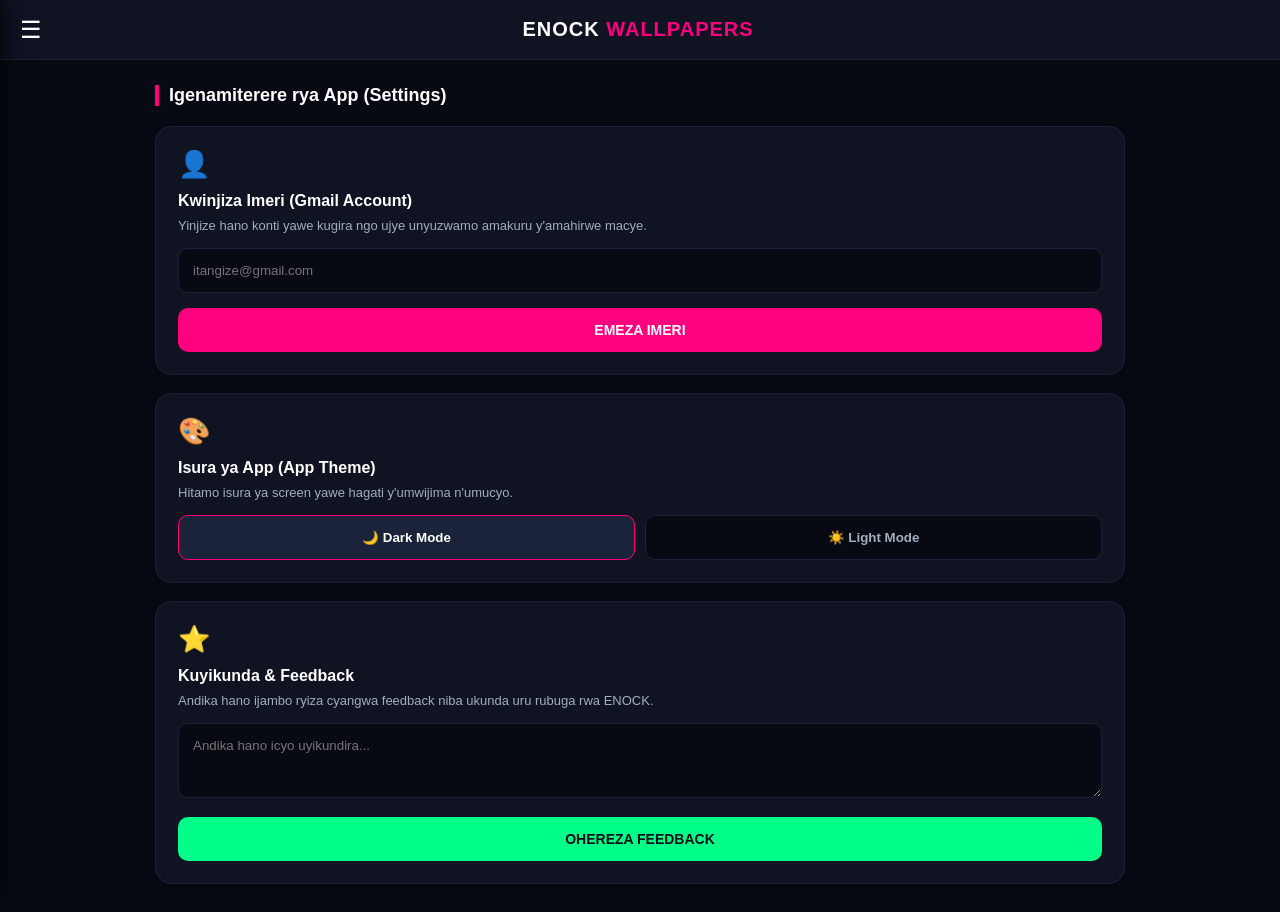
<file: parametres.html>
<!DOCTYPE html>
<html lang="rn">
<head>
    <meta charset="UTF-8">
    <meta name="viewport" content="width=device-width, initial-scale=1.0, maximum-scale=1.0, user-scalable=no">
    <title>Enock Wallpapers | Paramètres</title>
    <link rel="stylesheet" href="style.css">
</head>
<body>

    <header class="navbar">
        <button class="menu-btn" onclick="toggleMenu()">☰</button>
        <div class="logo">ENOCK <span>WALLPAPERS</span></div>
        <div style="width: 26px;"></div>
    </header>

    <div id="sideDrawer" class="side-drawer">
        <a href="index.html">Zigurishwa (Premium)</a>
        <a href="ubuntu.html">Iz'Ubuntu (Free)</a>
        <a href="parametres.html" class="active">Paramètres</a>
        <a href="ubwirinzi.html">Ubwirinzi</a>
    </div>

    <main class="container">
        <h2 class="section-title">Igenamiterere rya App (Settings)</h2>

        <div class="settings-card">
            <div class="card-icon">👤</div>
            <h3>Kwinjiza Imeri (Gmail Account)</h3>
            <p class="card-desc">Yinjize hano konti yawe kugira ngo ujye unyuzwamo amakuru y'amahirwe macye.</p>
            <input type="email" id="userEmail" class="settings-input" placeholder="itangize@gmail.com">
            <button class="settings-btn primary" onclick="emezaEmail()">Emeza Imeri</button>
        </div>

        <div class="settings-card">
            <div class="card-icon">🎨</div>
            <h3>Isura ya App (App Theme)</h3>
            <p class="card-desc">Hitamo isura ya screen yawe hagati y'umwijima n'umucyo.</p>
            <div class="theme-toggle-group">
                <button class="theme-btn active" id="btnDark" onclick="hinduraTheme('dark')">🌙 Dark Mode</button>
                <button class="theme-btn" id="btnLight" onclick="hinduraTheme('light')">☀️ Light Mode</button>
            </div>
        </div>

        <div class="settings-card">
            <div class="card-icon">⭐</div>
            <h3>Kuyikunda & Feedback</h3>
            <p class="card-desc">Andika hano ijambo ryiza cyangwa feedback niba ukunda uru rubuga rwa ENOCK.</p>
            <textarea id="feedbackText" class="settings-input" rows="3" placeholder="Andika hano icyo uyikundira..."></textarea>
            <button class="settings-btn accent" onclick="oherezaFeedback()">Ohereza Feedback</button>
        </div>
    </main>

    <script>
        function toggleMenu() { document.getElementById("sideDrawer").classList.toggle("open"); }
        function emezaEmail() {
            var email = document.getElementById("userEmail").value;
            if(email.trim() === "" || !email.includes("@")) { alert("Nyamuneka winjize Gmail itunganye!"); }
            else { alert("Konti ya Gmail " + email + " yemezwemo neza!"); }
        }
        function hinduraTheme(u) {
            if(u === 'light') {
                document.body.style.backgroundColor = "#f4f6f9"; document.body.style.color = "#111726";
            } else {
                document.body.style.backgroundColor = "#070a13"; document.body.style.color = "#ffffff";
            }
        }
        function oherezaFeedback() { alert("Murakoze cyane ku gitekerezo utanze!"); document.getElementById("feedbackText").value = ""; }
    </script>
</body>
</html>
</file>
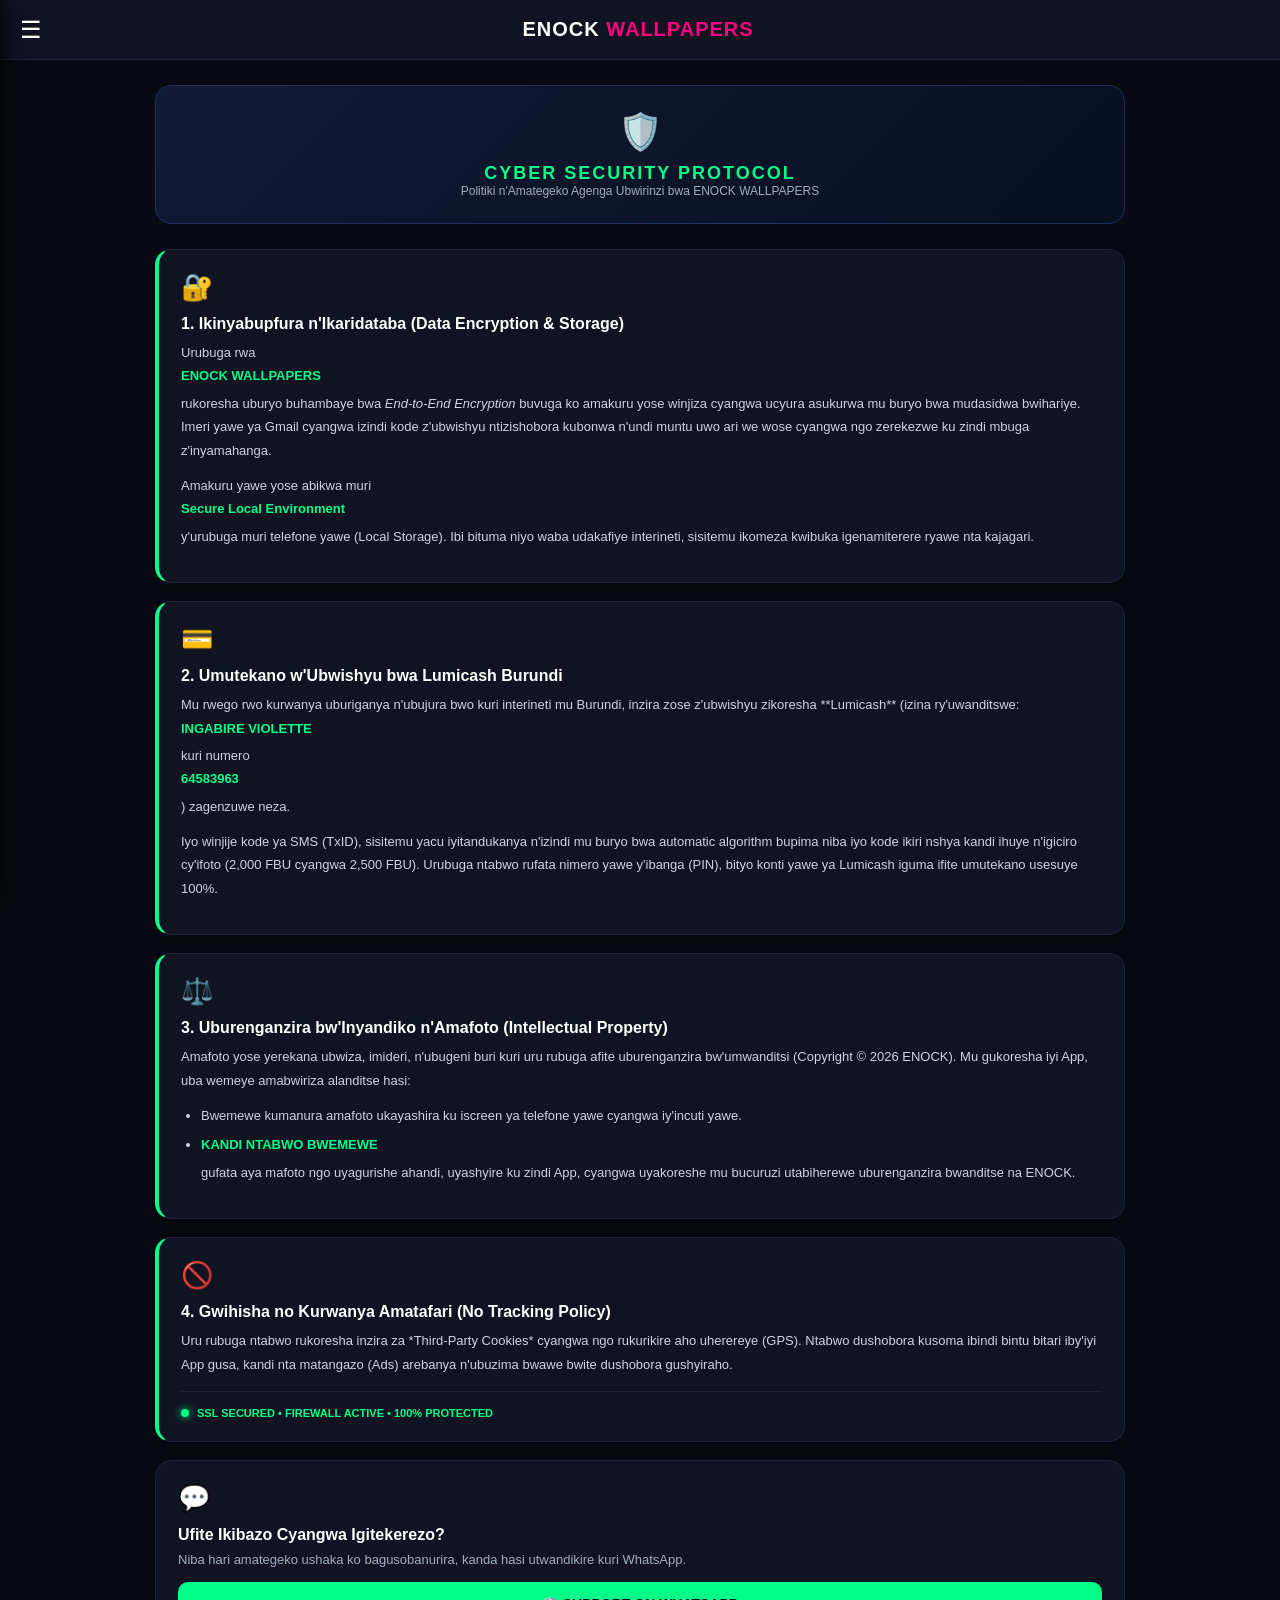
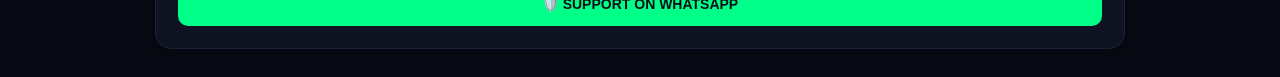
<file: ubwirinzi.html>
<!DOCTYPE html>
<html lang="rn">
<head>
    <meta charset="UTF-8">
    <meta name="viewport" content="width=device-width, initial-scale=1.0, maximum-scale=1.0, user-scalable=no">
    <title>Enock Wallpapers | Ubwirinzi Bugezweho</title>
    <link rel="stylesheet" href="style.css">
</head>
<body>

    <header class="navbar">
        <button class="menu-btn" onclick="toggleMenu()">☰</button>
        <div class="logo">ENOCK <span>WALLPAPERS</span></div>
        <div style="width: 26px;"></div>
    </header>

    <div id="sideDrawer" class="side-drawer">
        <a href="index.html">Zigurishwa (Premium)</a>
        <a href="ubuntu.html">Iz'Ubuntu (Free)</a>
        <a href="parametres.html">Paramètres</a>
        <a href="ubwirinzi.html" class="active">Ubwirinzi</a>
    </div>

    <main class="container">
        <div class="security-banner">
            <div class="shield-animated">🛡️</div>
            <h2>CYBER SECURITY PROTOCOL</h2>
            <p>Politiki n'Amategeko Agenga Ubwirinzi bwa ENOCK WALLPAPERS</p>
        </div>

        <div class="settings-card privacy-card">
            <div class="card-icon">🔐</div>
            <h3>1. Ikinyabupfura n'Ikaridataba (Data Encryption & Storage)</h3>
            <div class="privacy-text">
                <p>Urubuga rwa <strong>ENOCK WALLPAPERS</strong> rukoresha uburyo buhambaye bwa <em>End-to-End Encryption</em> buvuga ko amakuru yose winjiza cyangwa ucyura asukurwa mu buryo bwa mudasidwa bwihariye. Imeri yawe ya Gmail cyangwa izindi kode z'ubwishyu ntizishobora kubonwa n'undi muntu uwo ari we wose cyangwa ngo zerekezwe ku zindi mbuga z'inyamahanga.</p>
                <p>Amakuru yawe yose abikwa muri <strong>Secure Local Environment</strong> y'urubuga muri telefone yawe (Local Storage). Ibi bituma niyo waba udakafiye interineti, sisitemu ikomeza kwibuka igenamiterere ryawe nta kajagari.</p>
            </div>
        </div>

        <div class="settings-card privacy-card">
            <div class="card-icon">💳</div>
            <h3>2. Umutekano w'Ubwishyu bwa Lumicash Burundi</h3>
            <div class="privacy-text">
                <p>Mu rwego rwo kurwanya uburiganya n'ubujura bwo kuri interineti mu Burundi, inzira zose z'ubwishyu zikoresha **Lumicash** (izina ry'uwanditswe: <strong>INGABIRE VIOLETTE</strong> kuri numero <strong>64583963</strong>) zagenzuwe neza.</p>
                <p>Iyo winjije kode ya SMS (TxID), sisitemu yacu iyitandukanya n'izindi mu buryo bwa automatic algorithm bupima niba iyo kode ikiri nshya kandi ihuye n'igiciro cy'ifoto (2,000 FBU cyangwa 2,500 FBU). Urubuga ntabwo rufata nimero yawe y'ibanga (PIN), bityo konti yawe ya Lumicash iguma ifite umutekano usesuye 100%.</p>
            </div>
        </div>

        <div class="settings-card privacy-card">
            <div class="card-icon">⚖️</div>
            <h3>3. Uburenganzira bw'Inyandiko n'Amafoto (Intellectual Property)</h3>
            <div class="privacy-text">
                <p>Amafoto yose yerekana ubwiza, imideri, n'ubugeni buri kuri uru rubuga afite uburenganzira bw'umwanditsi (Copyright © 2026 ENOCK). Mu gukoresha iyi App, uba wemeye amabwiriza alanditse hasi:</p>
                <ul>
                    <li>Bwemewe kumanura amafoto ukayashira ku iscreen ya telefone yawe cyangwa iy'incuti yawe.</li>
                    <li><strong>KANDI NTABWO BWEMEWE</strong> gufata aya mafoto ngo uyagurishe ahandi, uyashyire ku zindi App, cyangwa uyakoreshe mu bucuruzi utabiherewe uburenganzira bwanditse na ENOCK.</li>
                </ul>
            </div>
        </div>

        <div class="settings-card privacy-card">
            <div class="card-icon">🚫</div>
            <h3>4. Gwihisha no Kurwanya Amatafari (No Tracking Policy)</h3>
            <div class="privacy-text">
                <p>Uru rubuga ntabwo rukoresha inzira za *Third-Party Cookies* cyangwa ngo rukurikire aho uherereye (GPS). Ntabwo dushobora kusoma ibindi bintu bitari iby'iyi App gusa, kandi nta matangazo (Ads) arebanya n'ubuzima bwawe bwite dushobora gushyiraho.</p>
            </div>
            <div class="security-status-advanced">
                <div class="status-indicator-green"></div>
                <span>SSL SECURED • FIREWALL ACTIVE • 100% PROTECTED</span>
            </div>
        </div>

        <div class="settings-card">
            <div class="card-icon">💬</div>
            <h3>Ufite Ikibazo Cyangwa Igitekerezo?</h3>
            <p class="card-desc">Niba hari amategeko ushaka ko bagusobanurira, kanda hasi utwandikire kuri WhatsApp.</p>
            <button class="settings-btn accent" onclick="vuganaNaEnock()">🛡️ SUPPORT ON WHATSAPP</button>
        </div>
    </main>

    <script>
        function toggleMenu() { document.getElementById("sideDrawer").classList.toggle("open"); }
        function vuganaNaEnock() { window.location.href = "https://wa.me/25764583963?text=Nshaka%20kubaza%20ku%20mutekano%20w%27ubwirinzi%20bwa%20ENOCK%20WALLPAPERS"; }
    </script>
</body>
</html>
</file>
<file: style.css>
/* GLOBAL STYLES */
* { margin: 0; padding: 0; box-sizing: border-box; font-family: 'Segoe UI', Roboto, sans-serif; }
body { background-color: #070a13; color: #ffffff; padding-top: 75px; overflow-x: hidden; transition: 0.3s; }

/* NAVBAR */
.navbar { position: fixed; top: 0; left: 0; width: 100%; height: 60px; background-color: #0f1322; display: flex; align-items: center; justify-content: space-between; padding: 0 20px; border-bottom: 1px solid #1a233a; z-index: 999; }
.menu-btn { background: none; border: none; color: white; font-size: 24px; cursor: pointer; }
.logo { font-weight: bold; font-size: 20px; letter-spacing: 1px; }
.logo span { color: #ff007f; }

/* SIDE DRAWER */
.side-drawer { position: fixed; top: 0; left: -260px; width: 260px; height: 100%; background-color: #0f1322; box-shadow: 4px 0 20px rgba(0, 0, 0, 0.7); transition: 0.3s ease-in-out; padding: 80px 20px 20px 20px; display: flex; flex-direction: column; gap: 10px; z-index: 1000; }
.side-drawer.open { left: 0; }
.side-drawer a { color: #a0aec0; text-decoration: none; font-size: 16px; font-weight: 500; padding: 12px 15px; border-radius: 8px; display: block; transition: 0.2s; }
.side-drawer a:hover, .side-drawer a.active { color: white; background-color: #ff007f; }

/* CONTAINER & GRID */
.container { padding: 10px 15px; max-width: 1000px; margin: 0 auto; }
.section-title { font-size: 18px; margin-bottom: 20px; border-left: 4px solid #ff007f; padding-left: 10px; }

.free-section-link { display: flex; align-items: center; justify-content: center; background: linear-gradient(135deg, #ff007f 0%, #ff5e62 100%); color: white; text-decoration: none; font-weight: bold; font-size: 13px; padding: 15px; border-radius: 12px; margin-bottom: 25px; text-transform: uppercase; text-align: center; box-shadow: 0 4px 15px rgba(255, 0, 127, 0.4); }
.wallpaper-grid { display: grid; grid-template-columns: repeat(2, 1fr); gap: 12px; }
.wallpaper-card { background-color: #0f1322; border: 1px solid #1a233a; border-radius: 12px; overflow: hidden; position: relative; cursor: pointer; }
.wallpaper-card img { width: 100%; height: 260px; object-fit: cover; display: block; }

.badge { position: absolute; top: 10px; left: 10px; padding: 4px 8px; font-size: 10px; font-weight: bold; border-radius: 4px; }
.badge.premium { background-color: #ff007f; color: white; }
.badge.free { background-color: #00ff88; color: #0b0f19; }

/* FULLSCREEN PREVIEW */
.preview-modal { position: fixed; top: 0; left: 0; width: 100vw; height: 100vh; background-color: #000000; display: none; flex-direction: column; align-items: center; justify-content: flex-end; padding-bottom: 50px; z-index: 2000; }
.preview-img-full { position: absolute; top: 0; left: 0; width: 100%; height: 100%; object-fit: cover; z-index: 2001; }
.buy-now-btn { width: 85%; max-width: 340px; background: linear-gradient(135deg, #00ff88 0%, #00b4db 100%); color: #0b0f19; padding: 16px; font-size: 15px; font-weight: bold; border: none; border-radius: 30px; cursor: pointer; box-shadow: 0 4px 20px rgba(0, 255, 136, 0.6); text-transform: uppercase; z-index: 2002; letter-spacing: 0.5px; }

/* SETTINGS & CYBER PRIVACY CARDS */
.settings-card { background-color: #0f1322; border: 1px solid #1a233a; border-radius: 16px; padding: 22px; margin-bottom: 18px; text-align: left; box-shadow: 0 4px 15px rgba(0,0,0,0.3); }
.card-icon { font-size: 26px; margin-bottom: 12px; }
.settings-card h3 { font-size: 16px; color: #ffffff; margin-bottom: 8px; }
.card-desc { font-size: 13px; color: #a0aec0; margin-bottom: 15px; }

.settings-input { width: 100%; padding: 14px; background-color: #070a13; border: 1px solid #1a233a; border-radius: 10px; color: white; margin-bottom: 15px; outline: none; }
.settings-btn { width: 100%; padding: 14px; font-size: 14px; font-weight: bold; border: none; border-radius: 10px; cursor: pointer; text-transform: uppercase; }
.settings-btn.primary { background-color: #ff007f; color: white; }
.settings-btn.accent { background-color: #00ff88; color: #0b0f19; }

.theme-toggle-group { display: flex; gap: 10px; }
.theme-btn { flex: 1; padding: 14px; background-color: #070a13; border: 1px solid #1a233a; color: #a0aec0; border-radius: 10px; cursor: pointer; font-weight: bold; }
.theme-btn.active { background-color: #1a233a; color: white; border-color: #ff007f; }

/* ADVANCED CYBER STYLES */
.security-banner { background: linear-gradient(135deg, #111a33 0%, #080f22 100%); border: 1px solid #1e2f5c; padding: 25px; border-radius: 16px; text-align: center; margin-bottom: 25px; }
.security-banner h2 { font-size: 18px; color: #00ff88; letter-spacing: 2px; margin-top: 10px; }
.security-banner p { font-size: 12px; color: #a0aec0; }
.shield-animated { font-size: 36px; animation: pulse 2s infinite; }
@keyframes pulse { 0% { transform: scale(1); opacity: 0.9; } 50% { transform: scale(1.1); opacity: 1; } 100% { transform: scale(1); opacity: 0.9; } }

.privacy-card { border-left: 4px solid #00ff88; }
.privacy-text { text-align: left; font-size: 13px; color: #cbd5e0; line-height: 1.8; }
.privacy-text p { margin-bottom: 12px; }
.privacy-text strong { color: #00ff88; display: block; margin-bottom: 4px; }
.privacy-text ul { padding-left: 20px; color: #cbd5e0; margin-bottom: 12px; }
.privacy-text li { margin-bottom: 6px; }

.security-status-advanced { margin-top: 15px; padding-top: 15px; border-top: 1px solid #1a233a; font-size: 11px; color: #00ff88; display: flex; align-items: center; gap: 8px; font-weight: bold; }
.status-indicator-green { width: 8px; height: 8px; background-color: #00ff88; border-radius: 50%; box-shadow: 0 0 8px #00ff88; }

/* MODAL & PAYMENT inputs */
.modal { position: fixed; top: 0; left: 0; width: 100%; height: 100%; background-color: rgba(0, 0, 0, 0.9); display: none; align-items: center; justify-content: center; padding: 20px; z-index: 3000; }
.modal-content { background-color: #0f1322; border: 1px solid #1a233a; border-radius: 16px; padding: 25px; max-width: 400px; width: 100%; text-align: center; }
.input-field { width: 100%; padding: 14px; background-color: #070a13; border: 1px solid #1a233a; border-radius: 10px; color: white; margin-top: 12px; outline: none; }
</file>
